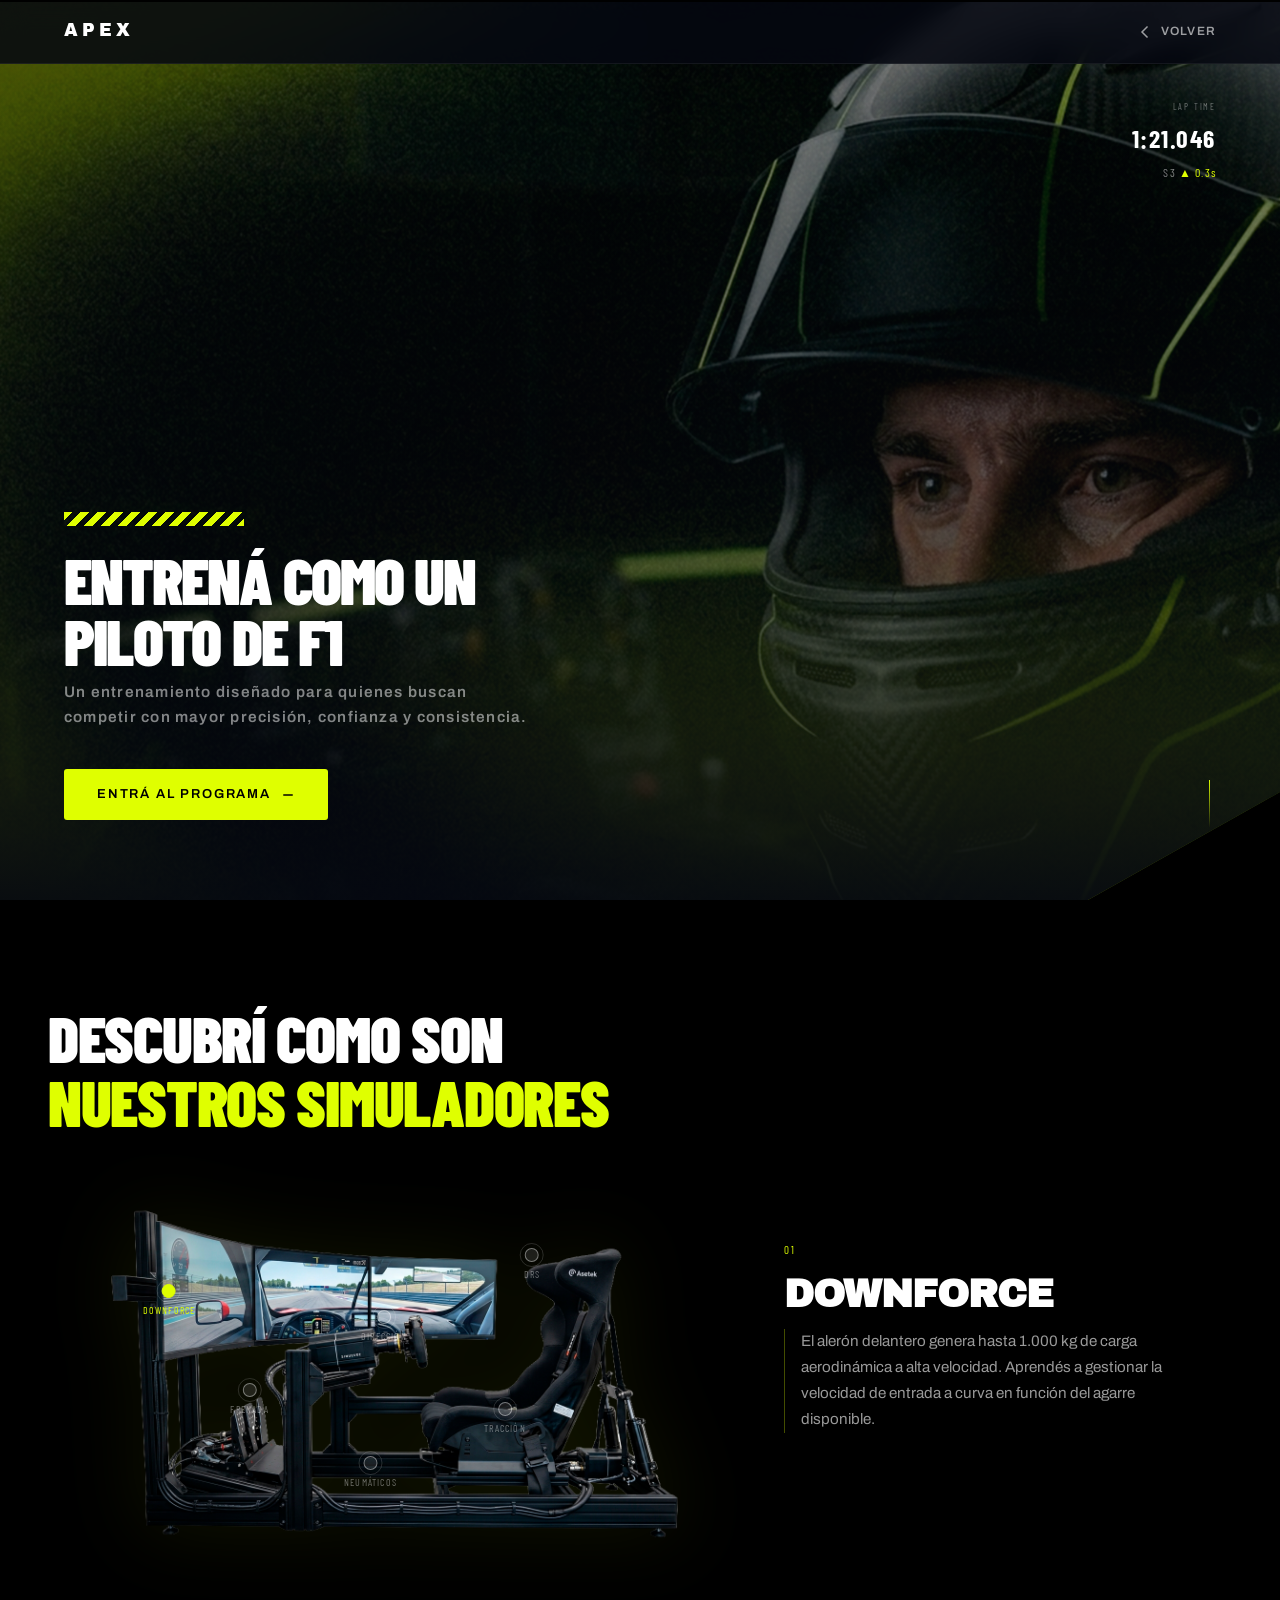
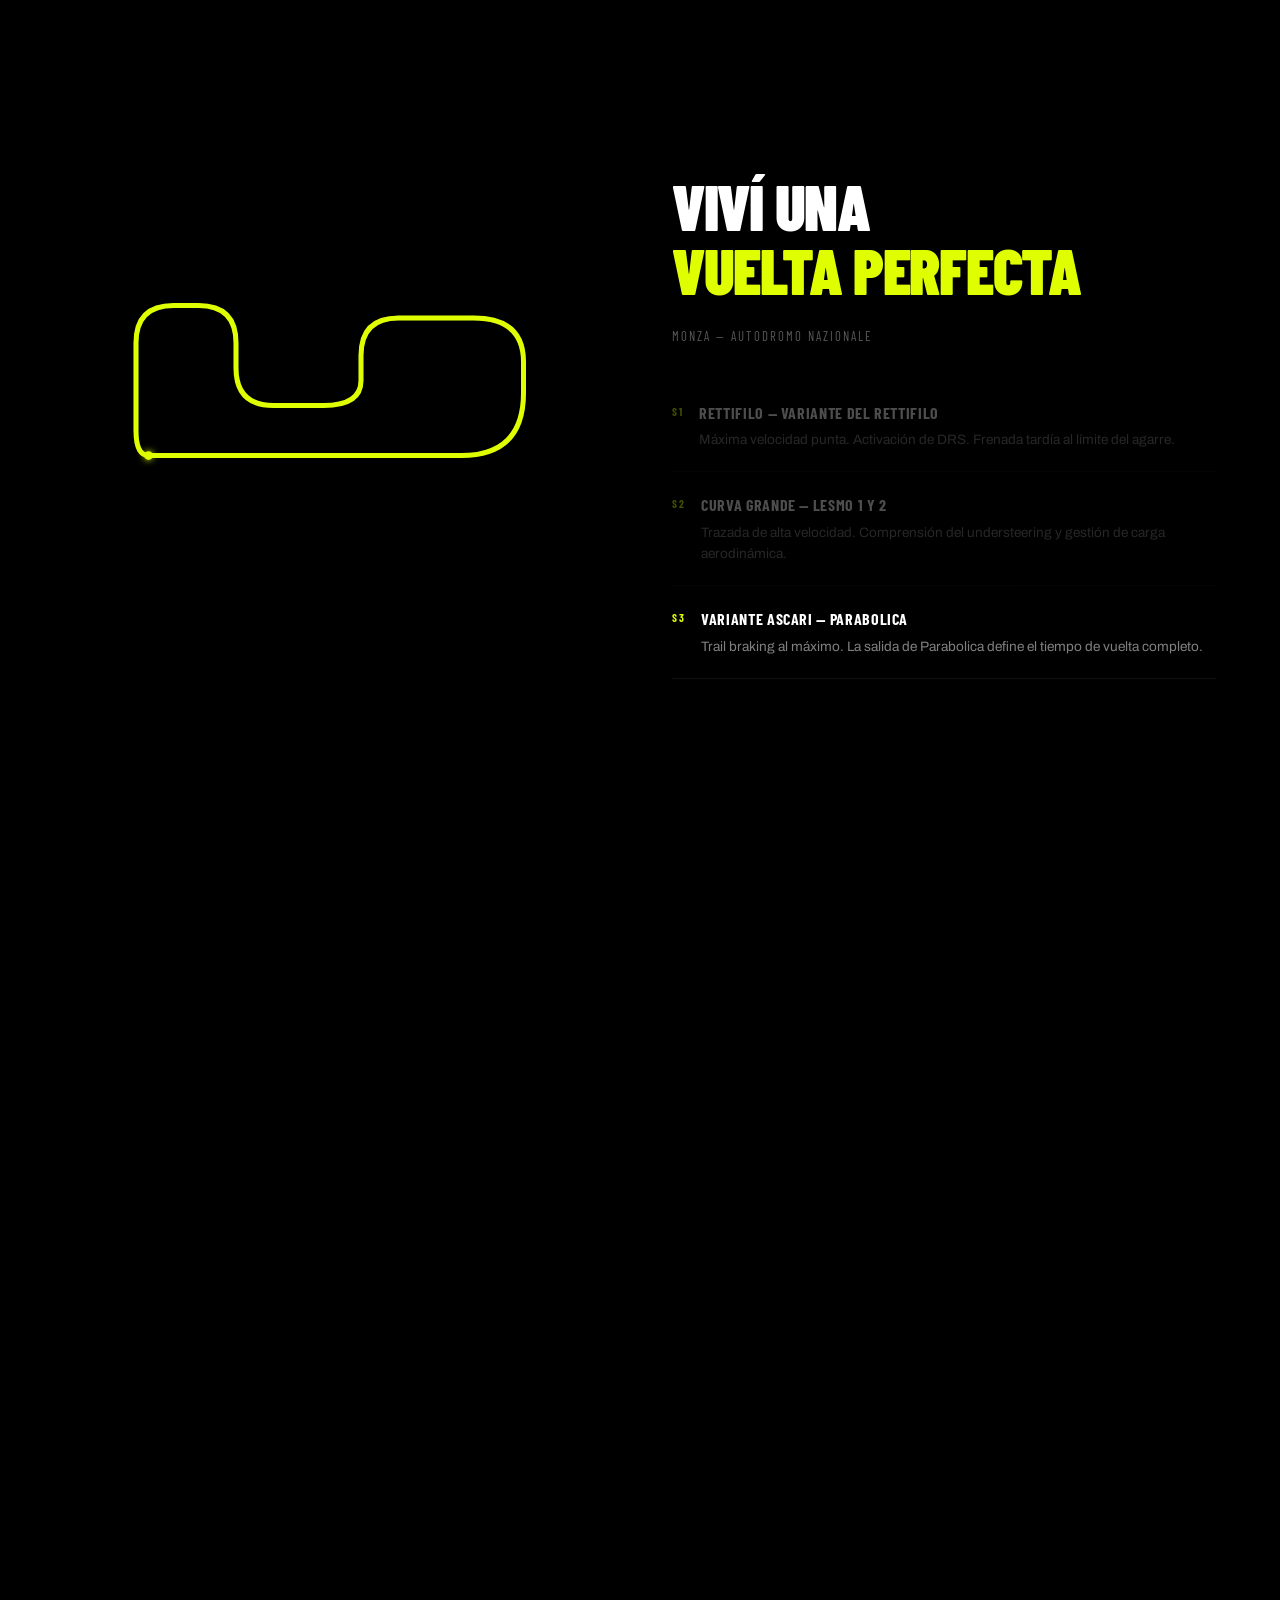
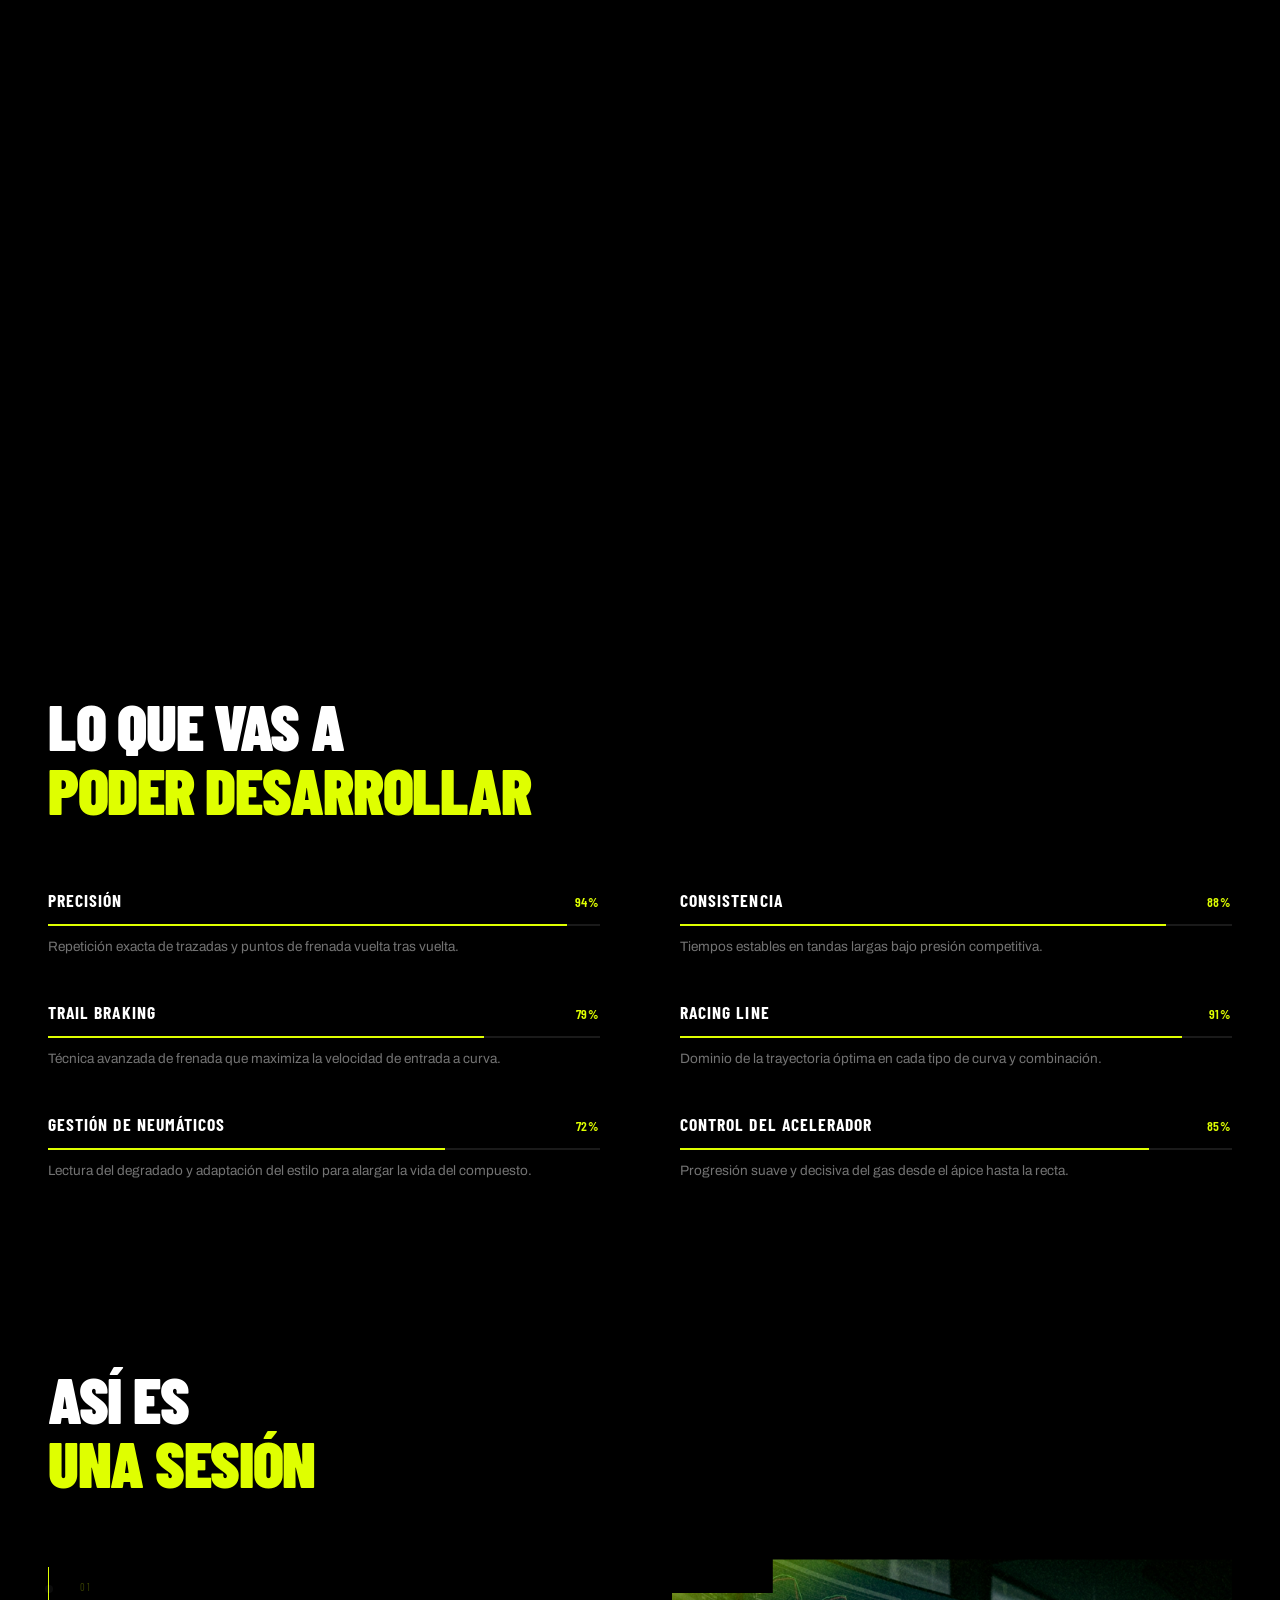
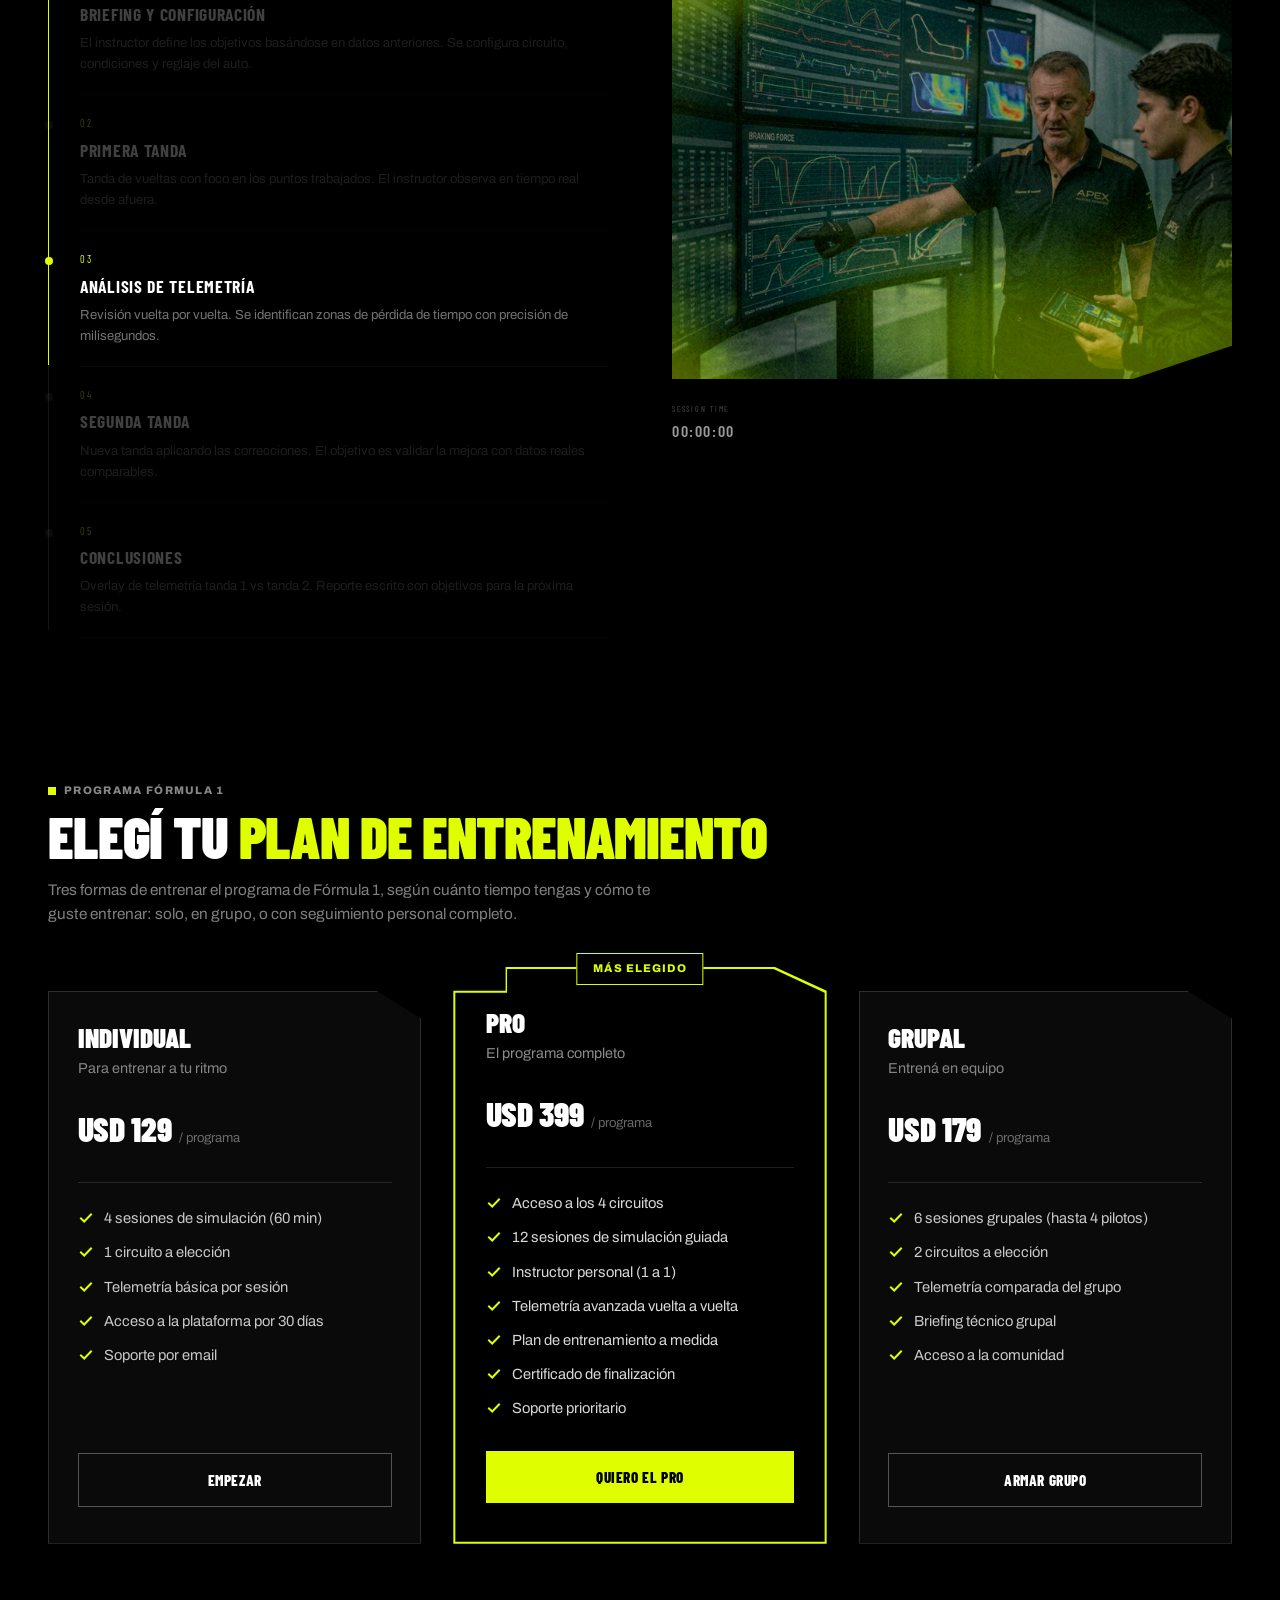
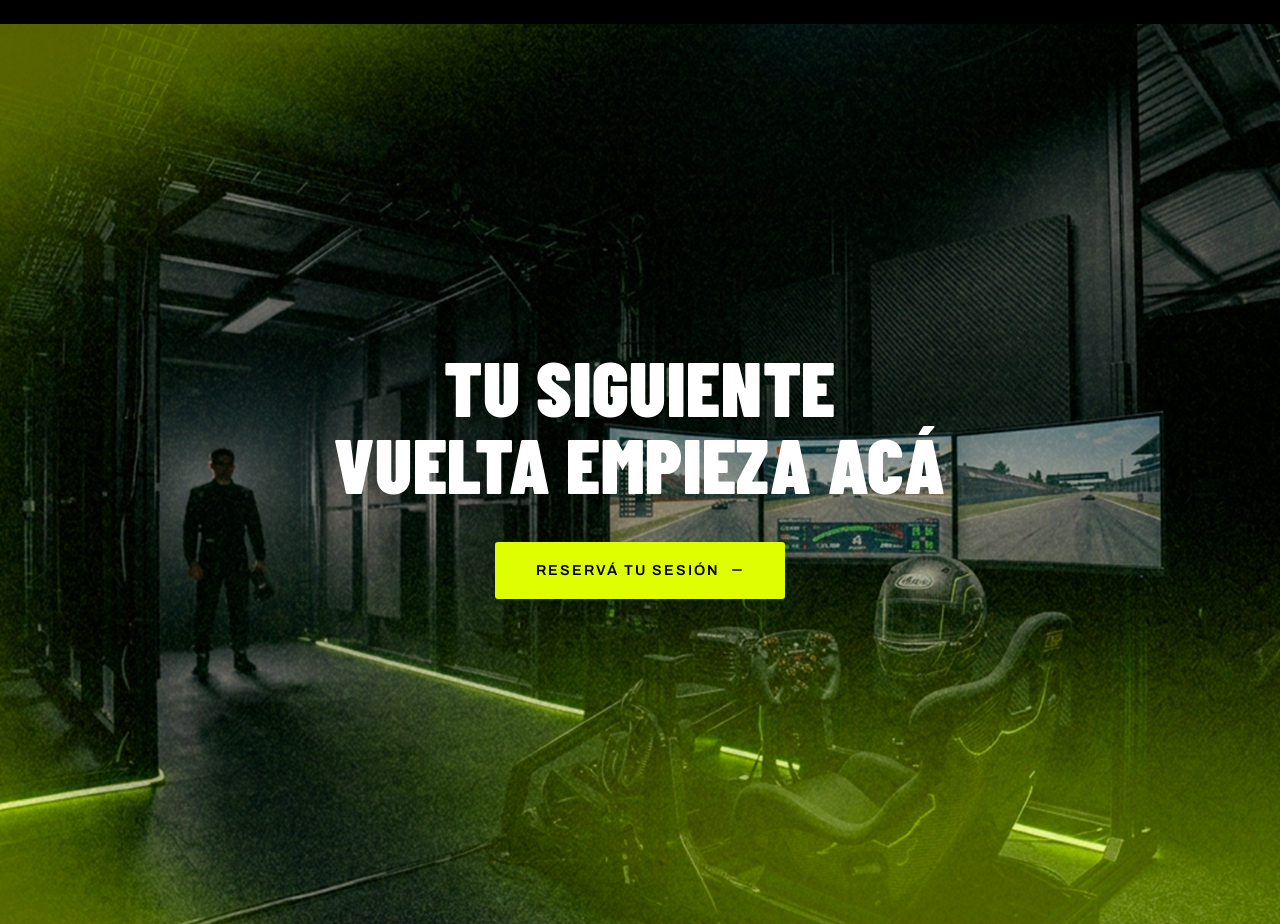
<file: formula1.html>
<!DOCTYPE html>
<html lang="es">
<head>
  <meta charset="UTF-8" />
  <meta name="viewport" content="width=device-width, initial-scale=1.0" />
  <title>Simulador F1 — APEX Sim-Racing Academy</title>
  <link rel="preconnect" href="https://fonts.googleapis.com" />
  <link rel="preconnect" href="https://fonts.gstatic.com" crossorigin />
<link href="https://fonts.googleapis.com/css2?family=Archivo+Black&family=Archivo:wght@400;600&family=Barlow+Condensed:wght@400;700&display=swap" rel="stylesheet" />
  <link rel="stylesheet" href="formula1.css" />
</head>
<body>
 
  <!-- ── PROGRESS BAR ── -->
  <div class="f1-progress" aria-hidden="true">
    <div class="f1-progress__fill" id="progressFill"></div>
  </div>
 
  <!-- ── NAVBAR ── -->
  <nav class="f1-nav" aria-label="Navegación principal">
    <div class="f1-nav__inner">
      <a href="index.html" class="f1-nav__logo">APEX</a>
      <a href="index.html#cursos" class="f1-nav__back">
        <svg width="16" height="16" viewBox="0 0 16 16" fill="none">
          <polyline points="10,3 5,8 10,13" stroke="currentColor" stroke-width="1.5" stroke-linecap="square"/>
        </svg>
        Volver
      </a>
    </div>
  </nav>
 
  <!-- ══════════════════════════════════════
       01 — HERO
  ══════════════════════════════════════ -->
  <section class="f1-hero" aria-label="Hero Fórmula 1">
    <div class="f1-hero__media">
      <img src="assets/img/formula hero2.png" alt="Piloto de Fórmula 1" class="f1-hero__img" />
      <div class="f1-hero__overlay"></div>
    </div>
 
    <div class="f1-hero__content">
      <p class="f1-hero__eyebrow">
        <span class="f1-hero__eyebrow-square" aria-hidden="true"></span>
      </p>
      <h1 class="f1-hero__title">
       ENTRENÁ COMO UN<br>PILOTO DE F1
      </h1>
      <p class="f1-hero__sub">Un entrenamiento diseñado para quienes buscan<br>competir con mayor precisión, confianza y consistencia.</p>
      <a href="#el-auto" class="f1-cta">
        Entrá al programa
        <svg width="14" height="14" viewBox="0 0 14 14" fill="none">
          <polyline points="3,7 11,7 M7,3 11,7 7,11" stroke="currentColor" stroke-width="1.5" stroke-linecap="square"/>
        </svg>
      </a>
    </div>
 
    <!-- Telemetry badge -->
    <div class="f1-hero__badge" aria-hidden="true">
      <span class="f1-hero__badge-label">LAP TIME</span>
      <span class="f1-hero__badge-time">1:21.046</span>
      <span class="f1-hero__badge-sector">S3 <span class="accent">▲ 0.3s</span></span>
    </div>
 
    <div class="f1-hero__scroll" aria-hidden="true">
      <div class="f1-hero__scroll-line"></div>
      <span>SCROLL</span>
    </div>
  </section>
 
  <!-- ══════════════════════════════════════
       02 — EL AUTO
  ══════════════════════════════════════ -->
  <section class="f1-car" id="el-auto" aria-label="El auto de Fórmula 1">
    <div class="f1-car__container">
 
      <div class="f1-car__header">
        <p class="f1-eyebrow">
          <span class="f1-eyebrow-square" aria-hidden="true"></span>
          02 — El auto
        </p>
        <h2 class="f1-section-title">Descubrí como son<br><em>nuestros simuladores</em></h2>
      </div>
 
      <div class="f1-car__stage">
        <!-- Imagen del auto con hotspots -->
        <div class="f1-car__visual">
          <img src="assets/img/simuladorf1.png" alt="Auto de Fórmula 1" class="f1-car__img" />
 
          <!-- Hotspots -->
          <button class="f1-hotspot active" data-spot="0" style="top:28%;left:18%;" aria-label="Downforce">
            <span class="f1-hotspot__dot"></span>
            <span class="f1-hotspot__label">Downforce</span>
          </button>
          <button class="f1-hotspot" data-spot="1" style="top:55%;left:30%;" aria-label="Frenada">
            <span class="f1-hotspot__dot"></span>
            <span class="f1-hotspot__label">Frenada</span>
          </button>
          <button class="f1-hotspot" data-spot="2" style="top:35%;left:50%;" aria-label="Dirección">
            <span class="f1-hotspot__dot"></span>
            <span class="f1-hotspot__label">Dirección</span>
          </button>
          <button class="f1-hotspot" data-spot="3" style="top:18%;left:72%;" aria-label="DRS">
            <span class="f1-hotspot__dot"></span>
            <span class="f1-hotspot__label">DRS</span>
          </button>
          <button class="f1-hotspot" data-spot="4" style="top:60%;left:68%;" aria-label="Tracción">
            <span class="f1-hotspot__dot"></span>
            <span class="f1-hotspot__label">Tracción</span>
          </button>
          <button class="f1-hotspot" data-spot="5" style="top:75%;left:48%;" aria-label="Neumáticos">
            <span class="f1-hotspot__dot"></span>
            <span class="f1-hotspot__label">Neumáticos</span>
          </button>
        </div>
 
        <!-- Panel de info -->
        <div class="f1-car__info">
          <div class="f1-car__info-panel active" data-panel="0">
            <p class="f1-car__info-num">01</p>
            <h3 class="f1-car__info-title">Downforce</h3>
            <p class="f1-car__info-text">El alerón delantero genera hasta 1.000 kg de carga aerodinámica a alta velocidad. Aprendés a gestionar la velocidad de entrada a curva en función del agarre disponible.</p>
          </div>
          <div class="f1-car__info-panel" data-panel="1">
            <p class="f1-car__info-num">02</p>
            <h3 class="f1-car__info-title">Frenada</h3>
            <p class="f1-car__info-text">Los frenos de carbono trabajan a más de 1.000°C. Trabajamos trail braking, punto de frenada y modulación de presión para ganar décimas en cada zona de freno.</p>
          </div>
          <div class="f1-car__info-panel" data-panel="2">
            <p class="f1-car__info-num">03</p>
            <h3 class="f1-car__info-title">Dirección</h3>
            <p class="f1-car__info-text">El volante de un F1 tiene más de 20 controles. Entrenás la coordinación entre inputs de dirección y el volante real calibrado para replicar el feedback de pista.</p>
          </div>
          <div class="f1-car__info-panel" data-panel="3">
            <p class="f1-car__info-num">04</p>
            <h3 class="f1-car__info-title">DRS</h3>
            <p class="f1-car__info-text">El Drag Reduction System reduce la resistencia aerodinámica en rectas. Aprendés cuándo y cómo activarlo para maximizar la velocidad punta sin sacrificar estabilidad.</p>
          </div>
          <div class="f1-car__info-panel" data-panel="4">
            <p class="f1-car__info-num">05</p>
            <h3 class="f1-car__info-title">Tracción</h3>
            <p class="f1-car__info-text">La salida de curva es donde se gana o se pierde la vuelta. Trabajamos el punto de aceleración, la progresión del gas y cómo leer el grip disponible en cada metro.</p>
          </div>
          <div class="f1-car__info-panel" data-panel="5">
            <p class="f1-car__info-num">06</p>
            <h3 class="f1-car__info-title">Neumáticos</h3>
            <p class="f1-car__info-text">Gestionar la temperatura y la degradación de los compuestos es una habilidad avanzada. Aprendés a sentir el comportamiento del neumático y ajustar tu estilo de manejo en carrera.</p>
          </div>
        </div>
      </div>
    </div>
  </section>
 
  <!-- ══════════════════════════════════════
       03 — LA VUELTA
  ══════════════════════════════════════ -->
  <section class="f1-lap" id="la-vuelta" aria-label="Una vuelta perfecta en Monza">
    <div class="f1-lap__sticky">
      <div class="f1-lap__track-wrap" aria-hidden="true">
        <svg class="f1-lap__svg" viewBox="0 0 800 400" fill="none" xmlns="http://www.w3.org/2000/svg">
          <!-- Trazado simplificado de Monza -->
          <path class="f1-lap__path-bg" d="M 100 300 L 600 300 Q 700 300 700 200 L 700 150 Q 700 80 620 80 L 500 80 Q 440 80 440 140 L 440 180 Q 440 220 380 220 L 300 220 Q 240 220 240 160 L 240 120 Q 240 60 180 60 L 140 60 Q 80 60 80 120 L 80 260 Q 80 300 100 300 Z"/>
          <path class="f1-lap__path-active" id="lapPath" d="M 100 300 L 600 300 Q 700 300 700 200 L 700 150 Q 700 80 620 80 L 500 80 Q 440 80 440 140 L 440 180 Q 440 220 380 220 L 300 220 Q 240 220 240 160 L 240 120 Q 240 60 180 60 L 140 60 Q 80 60 80 120 L 80 260 Q 80 300 100 300 Z"/>
          <!-- Punto móvil -->
          <circle class="f1-lap__car" id="lapCar" cx="100" cy="300" r="7"/>
        </svg>
      </div>
 
      <div class="f1-lap__info">
        <p class="f1-eyebrow">
          <span class="f1-eyebrow-square" aria-hidden="true"></span>
          03 — La vuelta
        </p>
        <h2 class="f1-section-title">Viví una<br><em>vuelta perfecta</em></h2>
        <p class="f1-lap__circuit">Monza — Autodromo Nazionale</p>
 
        <div class="f1-lap__sectors">
          <div class="f1-lap__sector active" data-sector="0">
            <span class="f1-lap__sector-num">S1</span>
            <div>
              <p class="f1-lap__sector-name">Rettifilo — Variante del Rettifilo</p>
              <p class="f1-lap__sector-desc">Máxima velocidad punta. Activación de DRS. Frenada tardía al límite del agarre.</p>
            </div>
          </div>
          <div class="f1-lap__sector" data-sector="1">
            <span class="f1-lap__sector-num">S2</span>
            <div>
              <p class="f1-lap__sector-name">Curva Grande — Lesmo 1 y 2</p>
              <p class="f1-lap__sector-desc">Trazada de alta velocidad. Comprensión del understeering y gestión de carga aerodinámica.</p>
            </div>
          </div>
          <div class="f1-lap__sector" data-sector="2">
            <span class="f1-lap__sector-num">S3</span>
            <div>
              <p class="f1-lap__sector-name">Variante Ascari — Parabolica</p>
              <p class="f1-lap__sector-desc">Trail braking al máximo. La salida de Parabolica define el tiempo de vuelta completo.</p>
            </div>
          </div>
        </div>
      </div>
    </div>
 
    <!-- Scroll triggers -->
    <div class="f1-lap__triggers">
      <div class="f1-lap__trigger" data-trigger="0"></div>
      <div class="f1-lap__trigger" data-trigger="1"></div>
      <div class="f1-lap__trigger" data-trigger="2"></div>
    </div>
  </section>
 
  <!-- ══════════════════════════════════════
       04 — DASHBOARD DE HABILIDADES
  ══════════════════════════════════════ -->
  <section class="f1-skills" id="habilidades" aria-label="Dashboard de habilidades">
    <div class="f1-skills__container">
      <div class="f1-skills__header">
        <p class="f1-eyebrow">
          <span class="f1-eyebrow-square" aria-hidden="true"></span>
          04 — Habilidades
        </p>
        <h2 class="f1-section-title">Lo que vas a<br><em>poder desarrollar</em></h2>
      </div>
 
      <div class="f1-skills__grid">
        <div class="f1-skill" data-skill>
          <div class="f1-skill__head">
            <span class="f1-skill__name">Precisión</span>
            <span class="f1-skill__val">94%</span>
          </div>
          <div class="f1-skill__track">
            <div class="f1-skill__fill" style="--target: 94%"></div>
          </div>
          <p class="f1-skill__desc">Repetición exacta de trazadas y puntos de frenada vuelta tras vuelta.</p>
        </div>
        <div class="f1-skill" data-skill>
          <div class="f1-skill__head">
            <span class="f1-skill__name">Consistencia</span>
            <span class="f1-skill__val">88%</span>
          </div>
          <div class="f1-skill__track">
            <div class="f1-skill__fill" style="--target: 88%"></div>
          </div>
          <p class="f1-skill__desc">Tiempos estables en tandas largas bajo presión competitiva.</p>
        </div>
        <div class="f1-skill" data-skill>
          <div class="f1-skill__head">
            <span class="f1-skill__name">Trail Braking</span>
            <span class="f1-skill__val">79%</span>
          </div>
          <div class="f1-skill__track">
            <div class="f1-skill__fill" style="--target: 79%"></div>
          </div>
          <p class="f1-skill__desc">Técnica avanzada de frenada que maximiza la velocidad de entrada a curva.</p>
        </div>
        <div class="f1-skill" data-skill>
          <div class="f1-skill__head">
            <span class="f1-skill__name">Racing Line</span>
            <span class="f1-skill__val">91%</span>
          </div>
          <div class="f1-skill__track">
            <div class="f1-skill__fill" style="--target: 91%"></div>
          </div>
          <p class="f1-skill__desc">Dominio de la trayectoria óptima en cada tipo de curva y combinación.</p>
        </div>
        <div class="f1-skill" data-skill>
          <div class="f1-skill__head">
            <span class="f1-skill__name">Gestión de neumáticos</span>
            <span class="f1-skill__val">72%</span>
          </div>
          <div class="f1-skill__track">
            <div class="f1-skill__fill" style="--target: 72%"></div>
          </div>
          <p class="f1-skill__desc">Lectura del degradado y adaptación del estilo para alargar la vida del compuesto.</p>
        </div>
        <div class="f1-skill" data-skill>
          <div class="f1-skill__head">
            <span class="f1-skill__name">Control del acelerador</span>
            <span class="f1-skill__val">85%</span>
          </div>
          <div class="f1-skill__track">
            <div class="f1-skill__fill" style="--target: 85%"></div>
          </div>
          <p class="f1-skill__desc">Progresión suave y decisiva del gas desde el ápice hasta la recta.</p>
        </div>
      </div>
    </div>
  </section>
 
  <!-- ══════════════════════════════════════
       05 — UNA SESIÓN
  ══════════════════════════════════════ -->
 <section class="f1-session" id="la-sesion" aria-label="Cómo es una sesión">
  <div class="f1-session__container">

    <div class="f1-session__header">
      <p class="f1-eyebrow">
        <span class="f1-eyebrow-square" aria-hidden="true"></span>
        05 — La sesión
      </p>
      <h2 class="f1-section-title">Así es<br><em>una sesión</em></h2>
    </div>

    <div class="f1-session__layout">

      <div class="f1-session__timeline">
        <div class="f1-session__line-track">
          <div class="f1-session__line-fill" id="sessionFill"></div>
        </div>

        <div class="f1-session__step active" data-step="0">
          <div class="f1-session__step-dot"></div>
          <div class="f1-session__step-content">
            <span class="f1-session__step-num">01</span>
            <h3 class="f1-session__step-name">Briefing y configuración</h3>
            <p class="f1-session__step-desc">El instructor define los objetivos basándose en datos anteriores. Se configura circuito, condiciones y reglaje del auto.</p>
          </div>
        </div>

        <div class="f1-session__step" data-step="1">
          <div class="f1-session__step-dot"></div>
          <div class="f1-session__step-content">
            <span class="f1-session__step-num">02</span>
            <h3 class="f1-session__step-name">Primera tanda</h3>
            <p class="f1-session__step-desc">Tanda de vueltas con foco en los puntos trabajados. El instructor observa en tiempo real desde afuera.</p>
          </div>
        </div>

        <div class="f1-session__step" data-step="2">
          <div class="f1-session__step-dot"></div>
          <div class="f1-session__step-content">
            <span class="f1-session__step-num">03</span>
            <h3 class="f1-session__step-name">Análisis de telemetría</h3>
            <p class="f1-session__step-desc">Revisión vuelta por vuelta. Se identifican zonas de pérdida de tiempo con precisión de milisegundos.</p>
          </div>
        </div>

        <div class="f1-session__step" data-step="3">
          <div class="f1-session__step-dot"></div>
          <div class="f1-session__step-content">
            <span class="f1-session__step-num">04</span>
            <h3 class="f1-session__step-name">Segunda tanda</h3>
            <p class="f1-session__step-desc">Nueva tanda aplicando las correcciones. El objetivo es validar la mejora con datos reales comparables.</p>
          </div>
        </div>

        <div class="f1-session__step" data-step="4">
          <div class="f1-session__step-dot"></div>
          <div class="f1-session__step-content">
            <span class="f1-session__step-num">05</span>
            <h3 class="f1-session__step-name">Conclusiones</h3>
            <p class="f1-session__step-desc">Overlay de telemetría tanda 1 vs tanda 2. Reporte escrito con objetivos para la próxima sesión.</p>
          </div>
        </div>

      </div>

      <div class="f1-session__visual">
        <div class="f1-session__img-wrap">
          <img class="f1-session__img active" data-img="0" src="assets/img/skills1.png" alt="Briefing y configuración" />
          <img class="f1-session__img" data-img="1" src="assets/img/skills4.png" alt="Primera tanda" />
          <img class="f1-session__img" data-img="2" src="assets/img/skills5.png" alt="Análisis de telemetría" />
          <img class="f1-session__img" data-img="3" src="assets/img/skills7.png" alt="Segunda tanda" />
          <img class="f1-session__img" data-img="4" src="assets/img/skills9.png" alt="Conclusiones" />
        </div>
        <div class="f1-session__data" aria-hidden="true">
          <span class="f1-session__data-label">Session time</span>
          <span class="f1-session__data-val" id="sessionTimer">00:00:00</span>
        </div>
      </div>

    </div>
  </div>
</section>

  <section class="pricing" id="precios-f1" aria-label="Planes del programa de Fórmula 1">
 
  <div class="pricing__container">
 
    <div class="pricing__header">
      <div class="pricing__eyebrow">
        <span class="pricing__eyebrow-square" aria-hidden="true"></span>
        <span class="pricing__eyebrow-text">Programa Fórmula 1</span>
      </div>
      <h2 class="pricing__title">Elegí tu <span class="pricing__title--accent">plan de entrenamiento</span></h2>
      <p class="pricing__desc">
        Tres formas de entrenar el programa de Fórmula 1, según cuánto tiempo
        tengas y cómo te guste entrenar: solo, en grupo, o con seguimiento personal completo.
      </p>
    </div>
 
    <div class="pricing__grid">
 
      <!-- INDIVIDUAL -->
      <article class="pricing-card">
        <div class="pricing-card__head">
          <h3 class="pricing-card__name">Individual</h3>
          <p class="pricing-card__tagline">Para entrenar a tu ritmo</p>
        </div>
 
        <div class="pricing-card__price">
          <span class="pricing-card__price-amount">USD 129</span>
          <span class="pricing-card__price-period">/ programa</span>
        </div>
 
        <ul class="pricing-card__features">
          <li><svg class="pricing-card__check" viewBox="0 0 16 16"><path d="M3 8.5L6.2 11.5L13 4.5" fill="none" stroke="currentColor" stroke-width="2" stroke-linecap="square"/></svg>4 sesiones de simulación (60 min)</li>
          <li><svg class="pricing-card__check" viewBox="0 0 16 16"><path d="M3 8.5L6.2 11.5L13 4.5" fill="none" stroke="currentColor" stroke-width="2" stroke-linecap="square"/></svg>1 circuito a elección</li>
          <li><svg class="pricing-card__check" viewBox="0 0 16 16"><path d="M3 8.5L6.2 11.5L13 4.5" fill="none" stroke="currentColor" stroke-width="2" stroke-linecap="square"/></svg>Telemetría básica por sesión</li>
          <li><svg class="pricing-card__check" viewBox="0 0 16 16"><path d="M3 8.5L6.2 11.5L13 4.5" fill="none" stroke="currentColor" stroke-width="2" stroke-linecap="square"/></svg>Acceso a la plataforma por 30 días</li>
          <li><svg class="pricing-card__check" viewBox="0 0 16 16"><path d="M3 8.5L6.2 11.5L13 4.5" fill="none" stroke="currentColor" stroke-width="2" stroke-linecap="square"/></svg>Soporte por email</li>
        </ul>
 
        <a href="#" class="pricing-card__cta">Empezar</a>
      </article>
 
      <!-- PRO — destacado -->
      <div class="pricing-card--featured-wrap">
        <span class="pricing-card__badge">Más elegido</span>
        <article class="pricing-card pricing-card--featured">
        <div class="pricing-card__inner">
          <div class="pricing-card__head">
            <h3 class="pricing-card__name">Pro</h3>
            <p class="pricing-card__tagline">El programa completo</p>
          </div>
 
          <div class="pricing-card__price">
            <span class="pricing-card__price-amount">USD 399</span>
            <span class="pricing-card__price-period">/ programa</span>
          </div>
 
          <ul class="pricing-card__features">
            <li><svg class="pricing-card__check" viewBox="0 0 16 16"><path d="M3 8.5L6.2 11.5L13 4.5" fill="none" stroke="currentColor" stroke-width="2" stroke-linecap="square"/></svg>Acceso a los 4 circuitos</li>
            <li><svg class="pricing-card__check" viewBox="0 0 16 16"><path d="M3 8.5L6.2 11.5L13 4.5" fill="none" stroke="currentColor" stroke-width="2" stroke-linecap="square"/></svg>12 sesiones de simulación guiada</li>
            <li><svg class="pricing-card__check" viewBox="0 0 16 16"><path d="M3 8.5L6.2 11.5L13 4.5" fill="none" stroke="currentColor" stroke-width="2" stroke-linecap="square"/></svg>Instructor personal (1 a 1)</li>
            <li><svg class="pricing-card__check" viewBox="0 0 16 16"><path d="M3 8.5L6.2 11.5L13 4.5" fill="none" stroke="currentColor" stroke-width="2" stroke-linecap="square"/></svg>Telemetría avanzada vuelta a vuelta</li>
            <li><svg class="pricing-card__check" viewBox="0 0 16 16"><path d="M3 8.5L6.2 11.5L13 4.5" fill="none" stroke="currentColor" stroke-width="2" stroke-linecap="square"/></svg>Plan de entrenamiento a medida</li>
            <li><svg class="pricing-card__check" viewBox="0 0 16 16"><path d="M3 8.5L6.2 11.5L13 4.5" fill="none" stroke="currentColor" stroke-width="2" stroke-linecap="square"/></svg>Certificado de finalización</li>
            <li><svg class="pricing-card__check" viewBox="0 0 16 16"><path d="M3 8.5L6.2 11.5L13 4.5" fill="none" stroke="currentColor" stroke-width="2" stroke-linecap="square"/></svg>Soporte prioritario</li>
          </ul>
 
          <a href="#" class="pricing-card__cta pricing-card__cta--featured">Quiero el Pro</a>
        </div>
        </article>
      </div>
 
      <!-- GRUPAL -->
      <article class="pricing-card">
        <div class="pricing-card__head">
          <h3 class="pricing-card__name">Grupal</h3>
          <p class="pricing-card__tagline">Entrená en equipo</p>
        </div>
 
        <div class="pricing-card__price">
          <span class="pricing-card__price-amount">USD 179</span>
          <span class="pricing-card__price-period">/ programa</span>
        </div>
 
        <ul class="pricing-card__features">
          <li><svg class="pricing-card__check" viewBox="0 0 16 16"><path d="M3 8.5L6.2 11.5L13 4.5" fill="none" stroke="currentColor" stroke-width="2" stroke-linecap="square"/></svg>6 sesiones grupales (hasta 4 pilotos)</li>
          <li><svg class="pricing-card__check" viewBox="0 0 16 16"><path d="M3 8.5L6.2 11.5L13 4.5" fill="none" stroke="currentColor" stroke-width="2" stroke-linecap="square"/></svg>2 circuitos a elección</li>
          <li><svg class="pricing-card__check" viewBox="0 0 16 16"><path d="M3 8.5L6.2 11.5L13 4.5" fill="none" stroke="currentColor" stroke-width="2" stroke-linecap="square"/></svg>Telemetría comparada del grupo</li>
          <li><svg class="pricing-card__check" viewBox="0 0 16 16"><path d="M3 8.5L6.2 11.5L13 4.5" fill="none" stroke="currentColor" stroke-width="2" stroke-linecap="square"/></svg>Briefing técnico grupal</li>
          <li><svg class="pricing-card__check" viewBox="0 0 16 16"><path d="M3 8.5L6.2 11.5L13 4.5" fill="none" stroke="currentColor" stroke-width="2" stroke-linecap="square"/></svg>Acceso a la comunidad</li>
        </ul>
 
        <a href="#" class="pricing-card__cta">Armar grupo</a>
      </article>
 
    </div>
 
  </div>
</section>

 
  <!-- ══════════════════════════════════════
       06 — CIERRE
  ══════════════════════════════════════ -->
  <section class="f1-close" aria-label="Cierre">
    <div class="f1-close__media">
      <img src="assets/img/imgfinal.png" alt="Piloto en cockpit" class="f1-close__img"/>
      <div class="f1-close__overlay"></div>
    </div>
    <div class="f1-close__content">
      <h2 class="f1-close__title">Tu siguiente<br>vuelta empieza acá</h2>
      <a href="#contacto" class="f1-cta f1-cta--large">
        Reservá tu sesión
        <svg width="14" height="14" viewBox="0 0 14 14" fill="none">
          <polyline points="3,7 11,7 M7,3 11,7 7,11" stroke="currentColor" stroke-width="1.5" stroke-linecap="square"/>
        </svg>
      </a>
    </div>
  </section>
 
<script src="formula1.js"></script>
</body>
</html>
</file>
<file: formula1.css>
/* ═══════════════════════════════════════════
   APEX — FORMULA 1 PAGE
   formula1.css
═══════════════════════════════════════════ */
 
/* ── TOKENS (heredados del sistema) ── */
:root {
 --color-bg:       #d6d6d6;
  --color-accent:   #DFFF00;
  --color-white:    #FFFFFF;
  --color-black:    #000000;
  --font-display:  'Archivo Black', sans-serif;
  --font-tech:     'Barlow Condensed', sans-serif;
  --font-body:     'Archivo', sans-serif;
  --fs-eyebrow:    0.6875rem;
  --fs-title-lg:   clamp(2.5rem, 4.5vw, 4.5rem);
  --fs-subtitle:   clamp(0.9375rem, 1.2vw, 1.125rem);
  --space-xs:      0.5rem;
  --space-sm:      0.6rem;
  --space-md:      1.5rem;
  --space-lg:      2.5rem;
  --space-xl:      4rem;
  --space-2xl:     6rem;
  --site-pad:      5%;
  --ease-out:      cubic-bezier(0.25, 0.46, 0.45, 0.94);
  --ease-cinema:   cubic-bezier(0.16, 1, 0.3, 1);
}
 
*, *::before, *::after { box-sizing: border-box; margin: 0; padding: 0; }
 
html { scroll-behavior: smooth; overflow-x: hidden; }
 
body {
  background: var(--color-black);
  color: var(--color-white);
  font-family: var(--font-body);
  font-weight: 400;
  line-height: 1.6;
  overflow-x: clip;
}
 
img { display: block; max-width: 100%; }
a   { color: inherit; text-decoration: none; }
 
.accent { color: var(--color-accent); }
 
/* ── SHARED COMPONENTS ── */
.f1-eyebrow {
  display: flex;
  align-items: center;
 gap: var(--space-sm);
  font-family: var(--font-display);
  font-size: var(--fs-eyebrow);
  font-weight: 600;
  letter-spacing: 0.2em;
  text-transform: uppercase;
    color: rgba(255, 255, 255, 0.5);
  margin-bottom: var(--space-md);
  opacity: 0;
  transform: translateY(10px);
  animation: fadeUp var(--transition-slow) forwards var(--delay-eyebrow);
}
 
.f1-eyebrow-square {
  display: inline-block;
  width: 32px;
  height: 2px;
  border-radius: 0%;
  background: repeating-linear-gradient(135deg, #DFFF00 0%, #DFFF00 6px, transparent 6px, transparent 12px);
  flex-shrink: 0;
}
 
.f1-section-title {
  font-family: var(--font-tech);
 font-size: clamp(1.8rem, 5vw, 5rem);
  font-weight: 900;
  line-height: 1;
  letter-spacing: -0.02em;
  text-transform: uppercase;
  color: var(--color-white);
}
 
.f1-section-title em {
  font-style: normal;
  color: var(--color-accent);
}
.f1-cta {
  display: inline-flex;
  align-items: center;
  gap: var(--space-sm);
  background: var(--color-accent);
  color: var(--color-black);
  font-family: var(--font-body);
  font-weight: 600;
  font-size: 0.8125rem;
  letter-spacing: 0.14em;
  text-transform: uppercase;
  padding: 0.875rem 2rem;
  border-radius: 3px;
  border: 1px solid transparent;
  cursor: pointer;
  position: relative;
  overflow: hidden;
  transition:
    background 0.28s var(--ease-out),
    color 0.28s var(--ease-out),
    transform 0.28s var(--ease-out);
  text-decoration: none;
}

.f1-cta::before {
  content: '';
  position: absolute;
  inset: 0;
  background: var(--color-white);
  transform: scaleX(0);
  transform-origin: left;
  transition: transform 0.28s var(--ease-out);
  z-index: 0;
  opacity: 0.12;
}

.f1-cta:hover::before { transform: scaleX(1); }

.f1-cta:hover {
  transform: translateY(-2px);
  box-shadow: 0 8px 28px rgba(223,255,0,0.28);
}

.f1-cta:active {
  transform: translateY(0);
  box-shadow: none;
}

.f1-cta--large {
  font-size: 0.9rem;
  padding: 1rem 2.5rem;
}
/* ─────────────────────────────────────────
   PROGRESS BAR
───────────────────────────────────────── */
.f1-progress {
  position: fixed;
  top: 0; left: 0;
  width: 100%;
  height: 2px;
  background: var(--color-black);
  z-index: 1000;
}
 
.f1-progress__fill {
  height: 100%;
  background: var(--color-accent);
  width: 0%;
  transition: width 0.1s linear;
}
 
/* ─────────────────────────────────────────
   NAVBAR
───────────────────────────────────────── */
.f1-nav {
  position: fixed;
  top: 0; left: 0;
  width: 100%;
  height: 64px;
  z-index: 900;
  background: rgba(5,8,17,0.85);
  backdrop-filter: blur(12px);
  border-bottom: 1px solid rgba(255,255,255,0.06);
}
 
.f1-nav__inner {
  display: flex;
  align-items: center;
  justify-content: space-between;
  height: 100%;
  padding: 0 var(--site-pad);
}
 
.f1-nav__logo {
  font-family: var(--font-display);
  font-size: 1.1rem;
  letter-spacing: 0.22em;
  color: var(--color-white);
  transition: color 0.25s ease;
}
.f1-nav__logo:hover { color: var(--color-accent); }
 
.f1-nav__back {
  display: flex;
  align-items: center;
  gap: 8px;
  font-family: var(--font-body);
  font-size: 0.75rem;
  font-weight: 600;
  letter-spacing: 0.1em;
  text-transform: uppercase;
  color: rgba(255,255,255,0.6);
  transition: color 0.25s ease;
}
.f1-nav__back:hover { color: var(--color-accent); }
 
/* ─────────────────────────────────────────
   01 — HERO
───────────────────────────────────────── */
.f1-hero {
  position: relative;
  width: 100%;
  height: 100vh;
  min-height: 600px;
  display: flex;
  align-items: flex-end;
  overflow: hidden;
  clip-path: polygon(0% 0%, 100% 0%, 100% 88%, 85% 100%, 0% 100%);
}
 
.f1-hero__media {
  position: absolute;
  inset: 0;
}
 
.f1-hero__img {
  width: 100%;
  height: 100%;
  object-fit: cover;
  object-position: center 30%;
}
 
.f1-hero__overlay {
  position: absolute;
  inset: 0;
  background: linear-gradient(
    to top,
    rgba(5,8,17,0.95) 0%,
    rgba(5,8,17,0.5)  40%,
    rgba(5,8,17,0.2)  100%
  );
}
 
.f1-hero__content {
  position: relative;
  z-index: 2;
  padding: 0 var(--site-pad) 80px;
  max-width: 60%;
}
 
.f1-hero__eyebrow {
  display: flex;
  align-items: center;
  gap: 10px;
  font-family: var(--font-body);
  font-size: var(--fs-eyebrow);
  font-weight: 700;
  letter-spacing: 0.18em;
  text-transform: uppercase;
  color: rgba(255,255,255,0.5);
  margin-bottom: 24px;
  opacity: 0;
  transform: translateY(16px);
  animation: fadeUp 0.8s var(--ease-cinema) 0.3s forwards;
}
 
.f1-hero__eyebrow-square {
  width: 180px;
  height: 14px;
  border-radius: 0%;
  background: repeating-linear-gradient(135deg, #DFFF00 0%, #DFFF00 6px, transparent 6px, transparent 12px);
  flex-shrink: 0;
}
.f1-hero__title {
  font-family: var(--font-tech);
  font-size: clamp(2.5rem, 5vw, 5rem);
  font-weight: 900;
  line-height: 0.95;
  letter-spacing: -0.03em;
  text-transform: uppercase;
  color: var(--color-white);
  margin-bottom: 8px;
  opacity: 0;
  transform: translateY(24px);
  animation: fadeUp 0.9s var(--ease-cinema) 0.5s forwards;
}
 
.f1-hero__sub {
  font-family: var(--font-body);
   font-size: var(--fs-subtitle);
  font-weight: 600;
  letter-spacing: 0.08em;
  color: rgba(255,255,255,0.5);
  margin-bottom: 40px;
  opacity: 0;
  transform: translateY(16px);
  animation: fadeUp 0.8s var(--ease-cinema) 0.7s forwards;
}
 
.f1-hero .f1-cta {
  opacity: 0;
  transform: translateY(12px);
  animation: fadeUp 0.7s var(--ease-cinema) 0.9s forwards;
}
 
/* Badge telemetría */
.f1-hero__badge {
  position: absolute;
  top: 100px;
  right: var(--site-pad);
  z-index: 2;
  display: flex;
  flex-direction: column;
  align-items: flex-end;
  gap: 4px;
  opacity: 0;
  animation: fadeIn 1s ease 1.2s forwards;
}
 
.f1-hero__badge-label {
  font-family: var(--font-tech);
  font-size: 9px;
  letter-spacing: 0.2em;
  text-transform: uppercase;
  color: rgba(255,255,255,0.4);
}
 
.f1-hero__badge-time {
  font-family: var(--font-tech);
  font-size: 1.6rem;
  font-weight: 700;
  letter-spacing: 0.06em;
  color: var(--color-white);
}
 
.f1-hero__badge-sector {
  font-family: var(--font-tech);
  font-size: 0.75rem;
  letter-spacing: 0.1em;
  color: rgba(255,255,255,0.5);
}
 
/* Scroll indicator */
.f1-hero__scroll {
  position: absolute;
  bottom: 32px;
  right: var(--site-pad);
  z-index: 2;
  display: flex;
  flex-direction: column;
  align-items: center;
  gap: 8px;
  opacity: 0;
  animation: fadeIn 1s ease 1.5s forwards;
}
 
.f1-hero__scroll-line {
  width: 1px;
  height: 48px;
  background: linear-gradient(to bottom, var(--color-accent), transparent);
  animation: scrollPulse 2s ease-in-out infinite;
}
 
.f1-hero__scroll span {
  font-family: var(--font-tech);
  font-size: 8px;
  letter-spacing: 0.22em;
  text-transform: uppercase;
  color: rgba(255,255,255,0.4);
  writing-mode: vertical-rl;
}
 
/* ─────────────────────────────────────────
   02 — EL AUTO
───────────────────────────────────────── */
.f1-car {
   position: relative;
  width: 100%;
  background: var(--color-black);
  overflow: hidden;
  padding: 64px 0 80px;
}
 
.f1-car__container {
  position: relative;
  max-width: 1320px;
  margin: 0 auto;
  padding: 0 clamp(1.25rem, 4vw, 3rem);
  display: flex;
  flex-direction: column;
  gap: clamp(2.5rem, 5vw, 4rem);
}
 
.f1-car__header { max-width: 600px; }
 
.f1-car__stage {
  display: grid;
  grid-template-columns: 1.2fr 0.8fr;
  gap: var(--space-xl);
  align-items: center;
}
 
/* Visual con hotspots */
.f1-car__visual {
  position: relative;
}
 
.f1-car__img {
  width: 100%;
  filter: drop-shadow(0 0 40px rgba(223,255,0,0.08));
}
 
/* Hotspots */
.f1-hotspot {
  position: absolute;
  background: none;
  border: none;
  cursor: pointer;
  display: flex;
  flex-direction: column;
  align-items: center;
  gap: 6px;
  transform: translate(-50%, -50%);
}
 
.f1-hotspot__dot {
  display: block;
  width: 14px;
  height: 14px;
  border-radius: 50%;
  border: 1.5px solid rgba(255,255,255,0.4);
  background: rgba(255,255,255,0.1);
  position: relative;
  transition: border-color 0.25s ease, background 0.25s ease;
}
 
.f1-hotspot__dot::after {
  content: '';
  position: absolute;
  inset: -6px;
  border-radius: 50%;
  border: 1px solid rgba(255,255,255,0.15);
  animation: hotspotPulse 2.5s ease-in-out infinite;
}
 
.f1-hotspot__label {
  font-family: var(--font-tech);
  font-size: 10px;
  letter-spacing: 0.12em;
  text-transform: uppercase;
  color: rgba(255,255,255,0.4);
  white-space: nowrap;
  transition: color 0.25s ease;
}
 
.f1-hotspot.active .f1-hotspot__dot,
.f1-hotspot:hover .f1-hotspot__dot {
  background: var(--color-accent);
  border-color: var(--color-accent);
}
 
.f1-hotspot.active .f1-hotspot__label,
.f1-hotspot:hover .f1-hotspot__label {
  color: var(--color-accent);
}
 
/* Info panel */
.f1-car__info {
  position: relative;
  min-height: 280px;
}
 
.f1-car__info-panel {
  position: absolute;
  inset: 0;
  display: flex;
  flex-direction: column;
  gap: 16px;
  opacity: 0;
  transform: translateY(12px);
  transition: opacity 0.4s ease, transform 0.4s ease;
  pointer-events: none;
}
 
.f1-car__info-panel.active {
  opacity: 1;
  transform: translateY(0);
  pointer-events: auto;
}
 
.f1-car__info-num {
  font-family: var(--font-tech);
  font-size: 0.7rem;
  letter-spacing: 0.2em;
  color: var(--color-accent);
}
 
.f1-car__info-title {
  font-family: var(--font-display);
  font-size: clamp(2rem, 3vw, 3rem);
  font-weight: 900;
  text-transform: uppercase;
  letter-spacing: -0.02em;
  line-height: 1;
  color: var(--color-white);
}
 
.f1-car__info-text {
  font-family: var(--font-body);
  font-size: 0.95rem;
  line-height: 1.7;
  color: rgba(255,255,255,0.6);
  max-width: 380px;
  border-left: 1px solid rgba(223,255,0,0.3);
  padding-left: 16px;
}
 
/* ─────────────────────────────────────────
   03 — LA VUELTA
───────────────────────────────────────── */
.f1-lap {
  position: relative;
  background: var(--color-black);
  padding-bottom: var(--space-2xl);
}
 
.f1-lap__sticky {
  position: sticky;
  top: 64px;
  display: grid;
  grid-template-columns: 1fr 1fr;
  gap: var(--space-xl);
  align-items: center;
  padding: var(--space-xl) var(--site-pad);
  min-height: 70vh;
}
 
.f1-lap__track-wrap {
  display: flex;
  align-items: center;
  justify-content: center;
}
 
.f1-lap__svg {
  width: 100%;
  max-width: 500px;
}
 
.f1-lap__path-bg {
  stroke: rgba(255,255,255,0.08);
  stroke-width: 8;
  fill: none;
  stroke-linecap: round;
  stroke-linejoin: round;
}
 
.f1-lap__path-active {
  stroke: var(--color-accent);
  stroke-width: 8;
  fill: none;
  stroke-linecap: round;
  stroke-linejoin: round;
  stroke-dasharray: 2000;
  stroke-dashoffset: 2000;
  transition: stroke-dashoffset 0.6s var(--ease-out);
}
 
.f1-lap__car {
  fill: var(--color-accent);
  filter: drop-shadow(0 0 6px var(--color-accent));
}
 
.f1-lap__info {
  display: flex;
  flex-direction: column;
  gap: var(--space-md);
}
 
.f1-lap__circuit {
  font-family: var(--font-tech);
  font-size: 0.8rem;
  letter-spacing: 0.16em;
  text-transform: uppercase;
  color: rgba(255,255,255,0.35);
}
 
.f1-lap__sectors {
  display: flex;
  flex-direction: column;
  gap: 0;
  margin-top: var(--space-sm);
}
 
.f1-lap__sector {
  display: flex;
  align-items: flex-start;
  gap: 16px;
  padding: 20px 0;
  border-bottom: 1px solid rgba(255,255,255,0.06);
  opacity: 0.3;
  transition: opacity 0.4s ease;
}
 
.f1-lap__sector.active { opacity: 1; }
 
.f1-lap__sector-num {
  font-family: var(--font-tech);
  font-size: 0.7rem;
  font-weight: 700;
  letter-spacing: 0.14em;
  color: var(--color-accent);
  padding-top: 3px;
  flex-shrink: 0;
}
 
.f1-lap__sector-name {
  font-family: var(--font-tech);
  font-size: 1rem;
  font-weight: 700;
  letter-spacing: 0.04em;
  text-transform: uppercase;
  color: var(--color-white);
  margin-bottom: 4px;
}
 
.f1-lap__sector-desc {
  font-family: var(--font-body);
  font-size: 0.85rem;
  line-height: 1.6;
  color: rgba(255,255,255,0.5);
}
 
.f1-lap__triggers {
  pointer-events: none;
}
 
.f1-lap__trigger {
  height: 50vh;
}
 
/* ─────────────────────────────────────────
   04 — SKILLS
───────────────────────────────────────── */
.f1-skills {
  position: relative;
  width: 100%;
  background: var(--color-black);
  overflow: hidden;
  padding: 64px 0 80px;
}
 
.f1-skills__container {
   position: relative;
  max-width: 1320px;
  margin: 0 auto;
  padding: 0 clamp(1.25rem, 4vw, 3rem);
  display: flex;
  flex-direction: column;
  gap: clamp(2.5rem, 5vw, 4rem);
}
 
.f1-skills__header { max-width: 600px; }
 
.f1-skills__grid {
  display: grid;
  grid-template-columns: repeat(2, 1fr);
  gap: 40px 80px;
}
 
.f1-skill {
  display: flex;
  flex-direction: column;
  gap: 10px;
  opacity: 0;
  transform: translateY(20px);
  transition: opacity 0.6s var(--ease-out), transform 0.6s var(--ease-out);
}
 
.f1-skill.is-visible {
  opacity: 1;
  transform: translateY(0);
}
 
.f1-skill__head {
  display: flex;
  justify-content: space-between;
  align-items: baseline;
}
 
.f1-skill__name {
  font-family: var(--font-tech);
  font-size: 1.1rem;
  font-weight: 700;
  letter-spacing: 0.06em;
  text-transform: uppercase;
  color: var(--color-white);
}
 
.f1-skill__val {
  font-family: var(--font-tech);
  font-size: 0.85rem;
  font-weight: 600;
  color: var(--color-accent);
  letter-spacing: 0.06em;
}
 
.f1-skill__track {
  width: 100%;
  height: 2px;
  background: rgba(255,255,255,0.1);
  position: relative;
  overflow: hidden;
}
 
.f1-skill__fill {
  position: absolute;
  top: 0; left: 0;
  height: 100%;
  width: 0%;
  background: var(--color-accent);
  transition: width 1.2s var(--ease-cinema);
}
 
.f1-skill.is-visible .f1-skill__fill {
  width: var(--target);
}
 
.f1-skill__desc {
  font-family: var(--font-body);
  font-size: 0.85rem;
  line-height: 1.6;
  color: rgba(255,255,255,0.45);
}
 
/* ─────────────────────────────────────────
   05 — SESIÓN
───────────────────────────────────────── */
.f1-session {
  position: relative;
  width: 100%;
  background: var(--color-black);
  overflow: hidden;
  padding: 64px 0 80px;
}
 
.f1-session__container {
   position: relative;
  max-width: 1320px;
  margin: 0 auto;
  padding: 0 clamp(1.25rem, 4vw, 3rem);
  display: flex;
  flex-direction: column;
  gap: clamp(2.5rem, 5vw, 4rem);
}
 
.f1-session__header { max-width: 600px; }
 
.f1-session__layout {
  display: grid;
  grid-template-columns: 1fr 1fr;
  gap: var(--space-xl);
  align-items: start;
}
 
/* Timeline */
.f1-session__timeline {
  position: relative;
  padding-left: 32px;
}
 
.f1-session__line-track {
  position: absolute;
  left: 0;
  top: 8px;
  bottom: 8px;
  width: 1px;
  background: rgba(255,255,255,0.08);
}
 
.f1-session__line-fill {
  position: absolute;
  top: 0; left: 0;
  width: 100%;
  height: 0%;
  background: var(--color-accent);
  transition: height 0.4s var(--ease-out);
}
 
.f1-session__step {
  display: flex;
  align-items: flex-start;
  gap: 16px;
  padding: 20px 0;
  border-bottom: 1px solid rgba(255,255,255,0.05);
  opacity: 0.25;
  transition: opacity 0.4s ease;
  cursor: default;
}
 
.f1-session__step.active { opacity: 1; }
 
.f1-session__step-dot {
  width: 8px;
  height: 8px;
  border-radius: 50%;
  background: rgba(255,255,255,0.2);
  flex-shrink: 0;
  margin-top: 6px;
  transition: background 0.3s ease;
  position: absolute;
  left: -3.5px;
}
 
.f1-session__step.active .f1-session__step-dot {
  background: var(--color-accent);
}
 
.f1-session__step-content {
  display: flex;
  flex-direction: column;
  gap: 4px;
}
 
.f1-session__step-num {
  font-family: var(--font-tech);
  font-size: 0.65rem;
  letter-spacing: 0.2em;
  color: var(--color-accent);
}
 
.f1-session__step-name {
  font-family: var(--font-tech);
  font-size: 1.1rem;
  font-weight: 700;
  text-transform: uppercase;
  letter-spacing: 0.04em;
  color: var(--color-white);
}
 
.f1-session__step-desc {
  font-family: var(--font-body);
  font-size: 0.82rem;
  line-height: 1.6;
  color: rgba(255,255,255,0.45);
}
 
/* Imagen fija */
.f1-session__visual {
  position: sticky;
  top: 100px;
  display: flex;
  flex-direction: column;
  gap: var(--space-md);
}
 
.f1-session__img-wrap {
  position: relative;
  aspect-ratio: 4 / 3;
  overflow: hidden;
  clip-path: polygon(
    0% 8%,
    18% 8%,
    18% 0%,
    100% 0%,
    100% 92%,
    82% 100%,
    0% 100%
  );
}
 
.f1-session__img {
  position: absolute;
  inset: 0;
  width: 100%;
  height: 100%;
  object-fit: cover;
  opacity: 0;
  transition: opacity 0.6s ease;
}
 
.f1-session__img.active { opacity: 1; }
 
.f1-session__data {
  display: flex;
  flex-direction: column;
  gap: 2px;
}
 
.f1-session__data-label {
  font-family: var(--font-tech);
  font-size: 8px;
  letter-spacing: 0.22em;
  text-transform: uppercase;
  color: rgba(255,255,255,0.3);
}
 
.f1-session__data-val {
  font-family: var(--font-tech);
  font-size: 1rem;
  font-weight: 600;
  letter-spacing: 0.1em;
  color: rgba(255,255,255,0.6);
}
 
.pricing {
  position: relative;
  width: 100%;
  background: var(--color-black);
  overflow: hidden;
  padding: 64px 0 80px;
}
 
.pricing__container {
  position: relative;
  max-width: 1320px;
  margin: 0 auto;
  padding: 0 clamp(1.25rem, 4vw, 3rem);
  display: flex;
  flex-direction: column;
  gap: clamp(2.5rem, 5vw, 4rem);
}
 
/* ---------- header (mismo patrón que el resto del sitio) ---------- */
.pricing__eyebrow {
  display: flex;
  align-items: center;
  gap: var(--space-xs);
  margin-bottom: 8px;
}
 
.pricing__eyebrow-square {
  display: block;
  width: 8px;
  height: 8px;
  background: var(--color-accent);
  flex-shrink: 0;
}
 
.pricing__eyebrow-text {
  font-family: var(--font-body);
  font-weight: 800;
  font-size: var(--fs-eyebrow, 0.85rem);
  letter-spacing: 0.12em;
  text-transform: uppercase;
  color: #888;
}
 
.pricing__title {
  font-family: var(--font-tech);
  font-weight: 900;
  text-transform: uppercase;
  font-size: var(--fs-title-lg, clamp(2.5rem, 4.5vw, 4.5rem));
  line-height: 1.0;
  letter-spacing: -0.02em;
  margin: 0 0 12px;
  color: var(--color-white);
}
 
.pricing__title--accent {
  color: var(--color-accent);
}
 
.pricing__desc {
  font-family: var(--font-body);
  font-size: var(--fs-subtitle, 16px);
  line-height: 1.6;
  color: rgba(255,255,255,0.5);
  max-width: 640px;
}
 
/* ---------- grid de planes ---------- */
.pricing__grid {
  display: grid;
  grid-template-columns: repeat(3, 1fr);
  align-items: stretch;
  column-gap: clamp(1.25rem, 2.5vw, 2.5rem);
  row-gap: 2.5rem;
}
 
/* ---------- planes laterales (Individual / Grupal) ---------- */
.pricing-card {
  position: relative;
  display: flex;
  flex-direction: column;
  background: rgba(255,255,255,0.04);
  border: 1px solid rgba(255,255,255,0.14);
  clip-path: polygon(0% 0%, 88% 0%, 100% 28px, 100% 100%, 0% 100%);
  padding: 2rem 1.8rem 2.2rem;
}
 
.pricing-card__head {
  margin-bottom: 1.4rem;
}
 
.pricing-card__name {
  font-family: var(--font-tech);
  font-weight: 900;
  text-transform: uppercase;
  font-size: 1.7rem;
  line-height: 1;
  color: var(--color-white);
  margin: 0 0 6px;
}
 
.pricing-card__tagline {
  font-family: var(--font-body);
  font-size: 0.9rem;
  color: rgba(255,255,255,0.5);
  margin: 0;
}
 
.pricing-card__price {
  display: flex;
  align-items: baseline;
  gap: 8px;
  margin-bottom: 1.6rem;
  padding-bottom: 1.6rem;
  border-bottom: 1px solid rgba(255,255,255,0.12);
}
 
.pricing-card__price-amount {
  font-family: var(--font-tech);
  font-weight: 900;
  font-size: 2.1rem;
  color: var(--color-white);
  letter-spacing: -0.01em;
}
 
.pricing-card__price-period {
  font-family: var(--font-body);
  font-size: 0.82rem;
  color: rgba(255,255,255,0.4);
}
 
.pricing-card__features {
  list-style: none;
  margin: 0 0 2rem;
  padding: 0;
  display: flex;
  flex-direction: column;
  gap: 0.85rem;
  flex-grow: 1;
}
 
.pricing-card__features li {
  display: flex;
  align-items: flex-start;
  gap: 10px;
  font-family: var(--font-body);
  font-size: 0.92rem;
  line-height: 1.4;
  color: rgba(255,255,255,0.78);
}
 
.pricing-card__check {
  width: 16px;
  height: 16px;
  flex-shrink: 0;
  margin-top: 2px;
  color: var(--color-accent);
}
 
.pricing-card__cta {
  display: block;
  text-align: center;
  font-family: var(--font-tech);
  font-weight: 800;
  text-transform: uppercase;
  letter-spacing: 0.04em;
  font-size: 0.95rem;
  color: var(--color-white);
  background: transparent;
  border: 1px solid rgba(255,255,255,0.3);
  padding: 14px 0;
  text-decoration: none;
  transition: background var(--transition-base), border-color var(--transition-base), color var(--transition-base);
}
 
.pricing-card__cta:hover {
  background: rgba(255,255,255,0.08);
  border-color: rgba(255,255,255,0.5);
}
 
/* ---------- plan destacado (PRO) ---------- */
.pricing-card--featured-wrap {
  position: relative;
  margin-top: -1.5rem;
}
 
.pricing-card--featured {
  background: var(--color-accent);
  border: none;
  clip-path: polygon(
    0% 24px,
    14% 24px,
    14% 0%,
    86% 0%,
    100% 24px,
    100% 100%,
    0% 100%
  );
  padding: 2px;
  height: 100%;
  box-sizing: border-box;
  transition: transform 0.35s var(--ease-out-quad);
}
 
.pricing-card--featured-wrap:hover .pricing-card--featured {
  transform: translateY(-4px);
}
 
.pricing-card--featured .pricing-card__inner {
  box-sizing: border-box;
  background: var(--color-black);
  clip-path: polygon(
    0% 24px,
    14% 24px,
    14% 0%,
    86% 0%,
    100% 24px,
    100% 100%,
    0% 100%
  );
  height: 100%;
  display: flex;
  flex-direction: column;
  padding: 2.5rem 1.9rem 2.4rem;
}
 
.pricing-card--featured .pricing-card__name,
.pricing-card--featured .pricing-card__price-amount {
  color: var(--color-white);
}
 
.pricing-card--featured .pricing-card__tagline {
  color: rgba(255,255,255,0.55);
}
 
.pricing-card--featured .pricing-card__features li {
  color: rgba(255,255,255,0.85);
}
 
.pricing-card--featured .pricing-card__check {
  color: var(--color-accent);
}
 
.pricing-card__badge {
  position: absolute;
  top: -14px;
  left: 50%;
  transform: translateX(-50%);
  z-index: 2;
  background: var(--color-black);
  color: var(--color-accent);
  font-family: var(--font-body);
  font-weight: 800;
  font-size: 0.7rem;
  letter-spacing: 0.1em;
  text-transform: uppercase;
  padding: 6px 16px;
  border: 1px solid var(--color-accent);
}
 
.pricing-card__cta--featured {
  background: var(--color-accent);
  color: var(--color-black);
  border: none;
}
 
.pricing-card__cta--featured:hover {
  background: var(--color-white);
  border: none;
  color: var(--color-black);
}
 
/* ---------- responsive ---------- */
@media (max-width: 980px) {
  .pricing__grid {
    grid-template-columns: 1fr;
    max-width: 460px;
    margin: 0 auto;
  }
 
  .pricing-card--featured-wrap {
    margin-top: 0;
    order: -1;
  }
}
 
@media (max-width: 480px) {
  .pricing-card {
    padding: 1.6rem 1.4rem 1.8rem;
  }
 
  .pricing-card--featured .pricing-card__inner {
    padding: 2rem 1.5rem 2rem;
  }
 
  .pricing-card__price-amount {
    font-size: 1.8rem;
  }
}

/* ─────────────────────────────────────────
   06 — CIERRE
───────────────────────────────────────── */
.f1-close {
  position: relative;
  height: 100vh;
  min-height: 600px;
  display: flex;
  align-items: center;
  justify-content: center;
  overflow: hidden;
}
 
.f1-close__media {
  position: absolute;
  inset: 0;
}
 
.f1-close__img {
  width: 100%;
  height: 100%;
  object-fit: cover;
  object-position: center;
  /* filter: brightness(0.4); <--- ELIMINA O COMENTA ESTA LÍNEA */
}
 
.f1-close__overlay {
  position: absolute;
  inset: 0;
  display: none; /* <--- AGREGA ESTO para ocultar la capa por completo */
  /* background: linear-gradient(...); <--- O TAMBIÉN PUEDES BORRAR ESTO */
}
 
.f1-close__content {
  position: relative;
  z-index: 2;
  text-align: center;
  display: flex;
  flex-direction: column;
  align-items: center;
  gap: var(--space-lg);
  padding: 0 var(--site-pad);
}
 
.f1-close__title {
  font-family: var(--font-tech);
  font-size: clamp(2.5rem, 6vw, 6rem);
  font-weight: 900;
  line-height: 1;
  letter-spacing: 0.01em;
  text-transform: uppercase;
  color: var(--color-white);
}
 
/* ─────────────────────────────────────────
   KEYFRAMES
───────────────────────────────────────── */
@keyframes fadeUp {
  from { opacity: 0; transform: translateY(var(--ty, 20px)); }
  to   { opacity: 1; transform: translateY(0); }
}
 
@keyframes fadeIn {
  from { opacity: 0; }
  to   { opacity: 1; }
}
 
@keyframes scrollPulse {
  0%, 100% { transform: scaleY(1); opacity: 1; }
  50%       { transform: scaleY(0.6); opacity: 0.4; }
}
 
@keyframes hotspotPulse {
  0%, 100% { transform: scale(1); opacity: 0.4; }
  50%       { transform: scale(1.4); opacity: 0; }
}
 
/* ─────────────────────────────────────────
   RESPONSIVE
───────────────────────────────────────── */
@media (max-width: 1024px) {
  .f1-car__stage        { grid-template-columns: 1fr; }
  .f1-car__info         { min-height: auto; }
  .f1-car__info-panel   { position: relative; inset: auto; }
  .f1-car__info-panel:not(.active) { display: none; }
 
  .f1-lap__sticky       { grid-template-columns: 1fr; min-height: auto; position: relative; top: 0; }
  .f1-lap__track-wrap   { max-width: 400px; margin: 0 auto; }
 
  .f1-skills__grid      { grid-template-columns: 1fr; gap: 32px; }
  .f1-session__layout   { grid-template-columns: 1fr; }
  .f1-session__visual   { position: relative; top: 0; }
}
 
@media (max-width: 768px) {
  .f1-hero__content { max-width: 90%; padding-bottom: 60px; }
  .f1-hero__badge   { display: none; }
  .f1-close__title  { font-size: clamp(2rem, 8vw, 3.5rem); }
}
 
@media (max-width: 480px) {
  .f1-hero { clip-path: none; }
  .f1-session__timeline { padding-left: 24px; }
}
</file>
